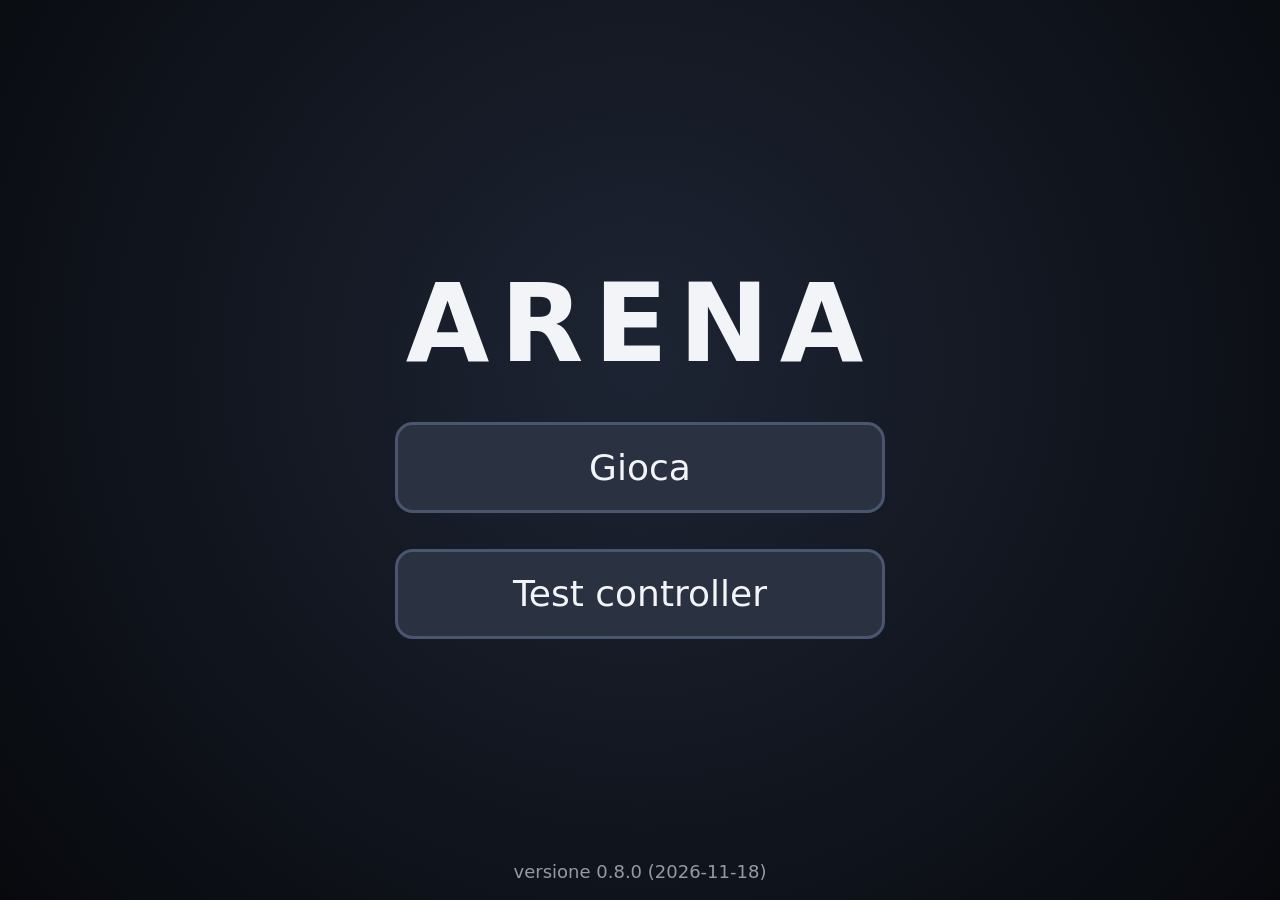
<file: index.html>
<!DOCTYPE html>
<html lang="it">
<head>
  <meta charset="utf-8">
  <meta name="viewport" content="width=device-width, initial-scale=1">
  <title>Arena</title>
  <link rel="stylesheet" href="css/stile.css?v=0.8.0">
</head>
<body>
  <div class="menu">
    <h1>ARENA</h1>
    <a class="pulsante" href="gioco.html">Gioca</a>
    <a class="pulsante" href="test-controller.html">Test controller</a>
    <div class="versione" id="versione"></div>
  </div>
  <script type="module">
    import { VERSIONE } from "./js/core/versione.js?v=0.8.0";
    document.getElementById("versione").textContent = "versione " + VERSIONE;
  </script>
</body>
</html>
</file>
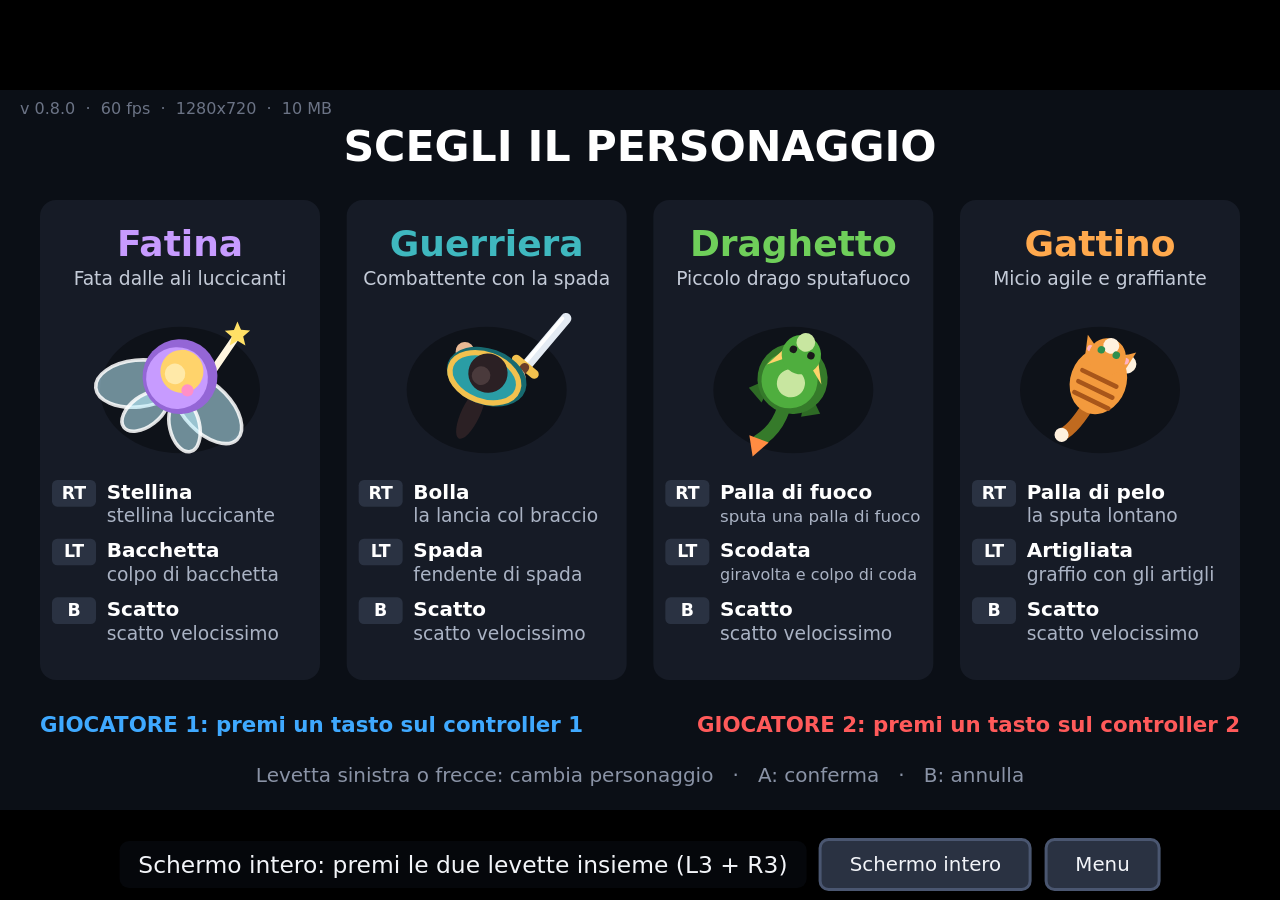
<file: gioco.html>
<!DOCTYPE html>
<html lang="it">
<head>
  <meta charset="utf-8">
  <meta name="viewport" content="width=device-width, initial-scale=1">
  <title>Arena — Partita</title>
  <link rel="stylesheet" href="css/stile.css?v=0.8.0">
</head>
<body>
  <!-- Pulsanti visibili solo fuori dallo schermo intero (si cliccano col cursore di Edge) -->
  <div class="barra in-basso" id="barra">
    <span class="avviso">Schermo intero: premi le due levette insieme (L3 + R3)</span>
    <button class="pulsante" id="schermo-intero">Schermo intero</button>
    <a class="pulsante" href="index.html">Menu</a>
  </div>
  <div class="contenitore-gioco">
    <canvas id="schermo"></canvas>
  </div>
  <script type="module" src="js/gioco.js?v=0.8.0"></script>
</body>
</html>
</file>
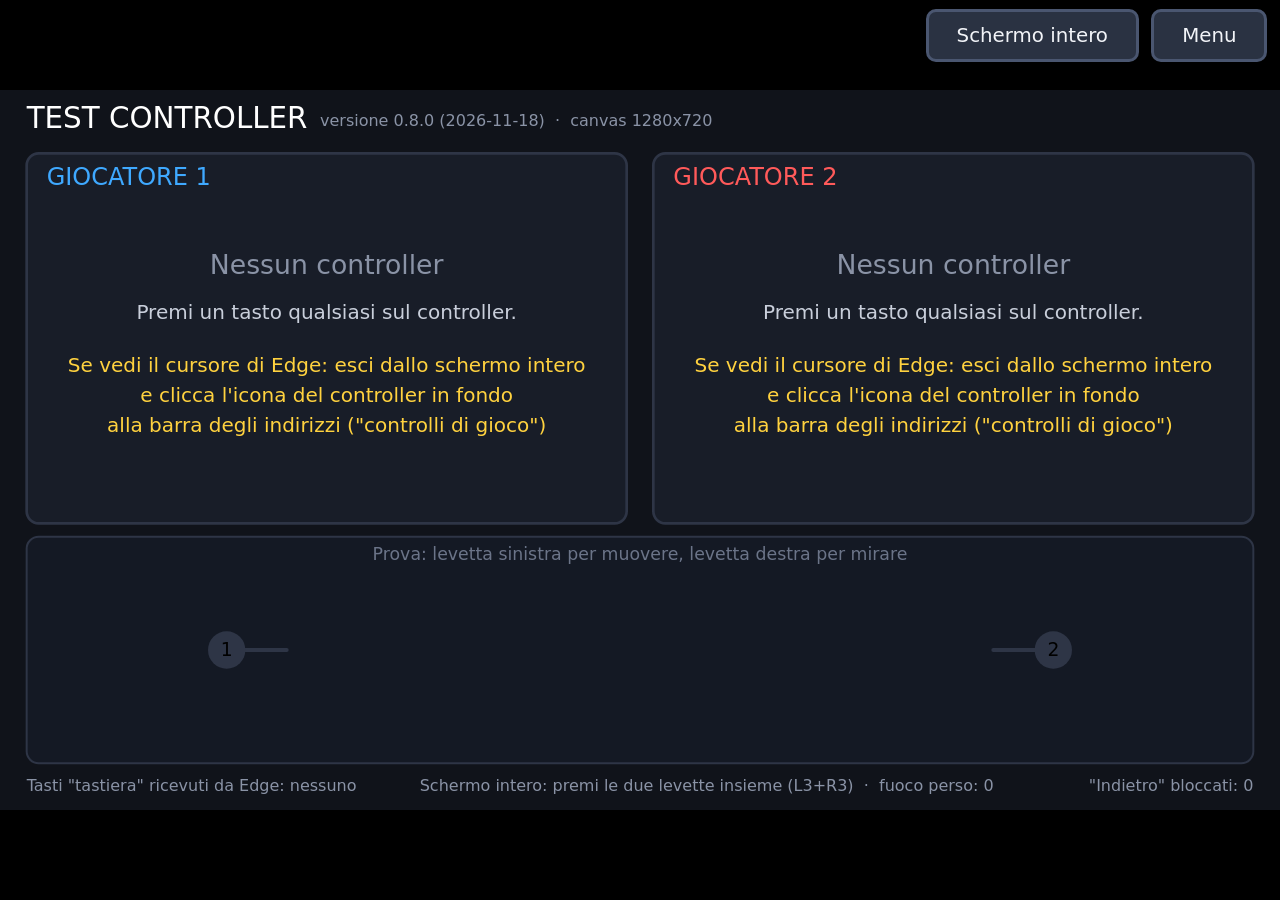
<file: test-controller.html>
<!DOCTYPE html>
<html lang="it">
<head>
  <meta charset="utf-8">
  <meta name="viewport" content="width=device-width, initial-scale=1">
  <title>Arena — Test controller</title>
  <link rel="stylesheet" href="css/stile.css?v=0.8.0">
</head>
<body>
  <div class="barra">
    <button class="pulsante" id="schermo-intero">Schermo intero</button>
    <a class="pulsante" href="index.html">Menu</a>
  </div>
  <div class="contenitore-gioco">
    <canvas id="schermo"></canvas>
  </div>
  <script type="module" src="js/test-controller.js?v=0.8.0"></script>
</body>
</html>
</file>
<file: css/stile.css>
/* Stile comune a tutte le pagine */
html, body {
  margin: 0;
  padding: 0;
  width: 100%;
  height: 100%;
  overflow: hidden;
  background: #000;
  color: #f2f4f8;
  font-family: "Segoe UI", system-ui, sans-serif;
  user-select: none;
}

/* Contenitore che centra il canvas 16:9 (bande nere ai lati se serve) */
.contenitore-gioco {
  position: fixed;
  inset: 0;
  display: flex;
  align-items: center;
  justify-content: center;
}

canvas {
  display: block;
  background: #10131a;
}

/* Pulsanti grandi, comodi da cliccare col cursore di Edge */
.pulsante {
  display: inline-block;
  padding: 0.6em 1.4em;
  font-size: 2.2vh;
  font-family: inherit;
  color: #f2f4f8;
  background: #2a3242;
  border: 3px solid #4a5670;
  border-radius: 0.5em;
  text-decoration: none;
  cursor: pointer;
}
.pulsante:hover, .pulsante:focus { background: #3a4660; border-color: #8aa4ff; outline: none; }
.pulsante.disattivato { opacity: 0.4; pointer-events: none; }

/* Barra in alto nella pagina di test */
.barra {
  position: fixed;
  top: 1vh;
  right: 1vw;
  display: flex;
  gap: 1vw;
  z-index: 10;
}

/* Menu iniziale */
.menu {
  position: fixed;
  inset: 0;
  display: flex;
  flex-direction: column;
  align-items: center;
  justify-content: center;
  gap: 4vh;
  background: radial-gradient(circle at 50% 40%, #1d2433, #07090d);
}
.menu h1 { font-size: 12vh; margin: 0; letter-spacing: 0.1em; }
.menu .pulsante { font-size: 4vh; min-width: 30vw; text-align: center; }
.menu .versione { position: fixed; bottom: 2vh; font-size: 2vh; opacity: 0.6; }

/* Nella pagina della partita la barra sta in basso, per non coprire nomi e vita */
.barra.in-basso { top: auto; bottom: 1vh; right: auto; left: 50%; transform: translateX(-50%); align-items: center; white-space: nowrap; }
.barra .avviso {
  font-size: 2.6vh;
  padding: 0.4em 0.8em;
  background: rgba(7, 9, 13, 0.85);
  border-radius: 0.4em;
}
</file>
